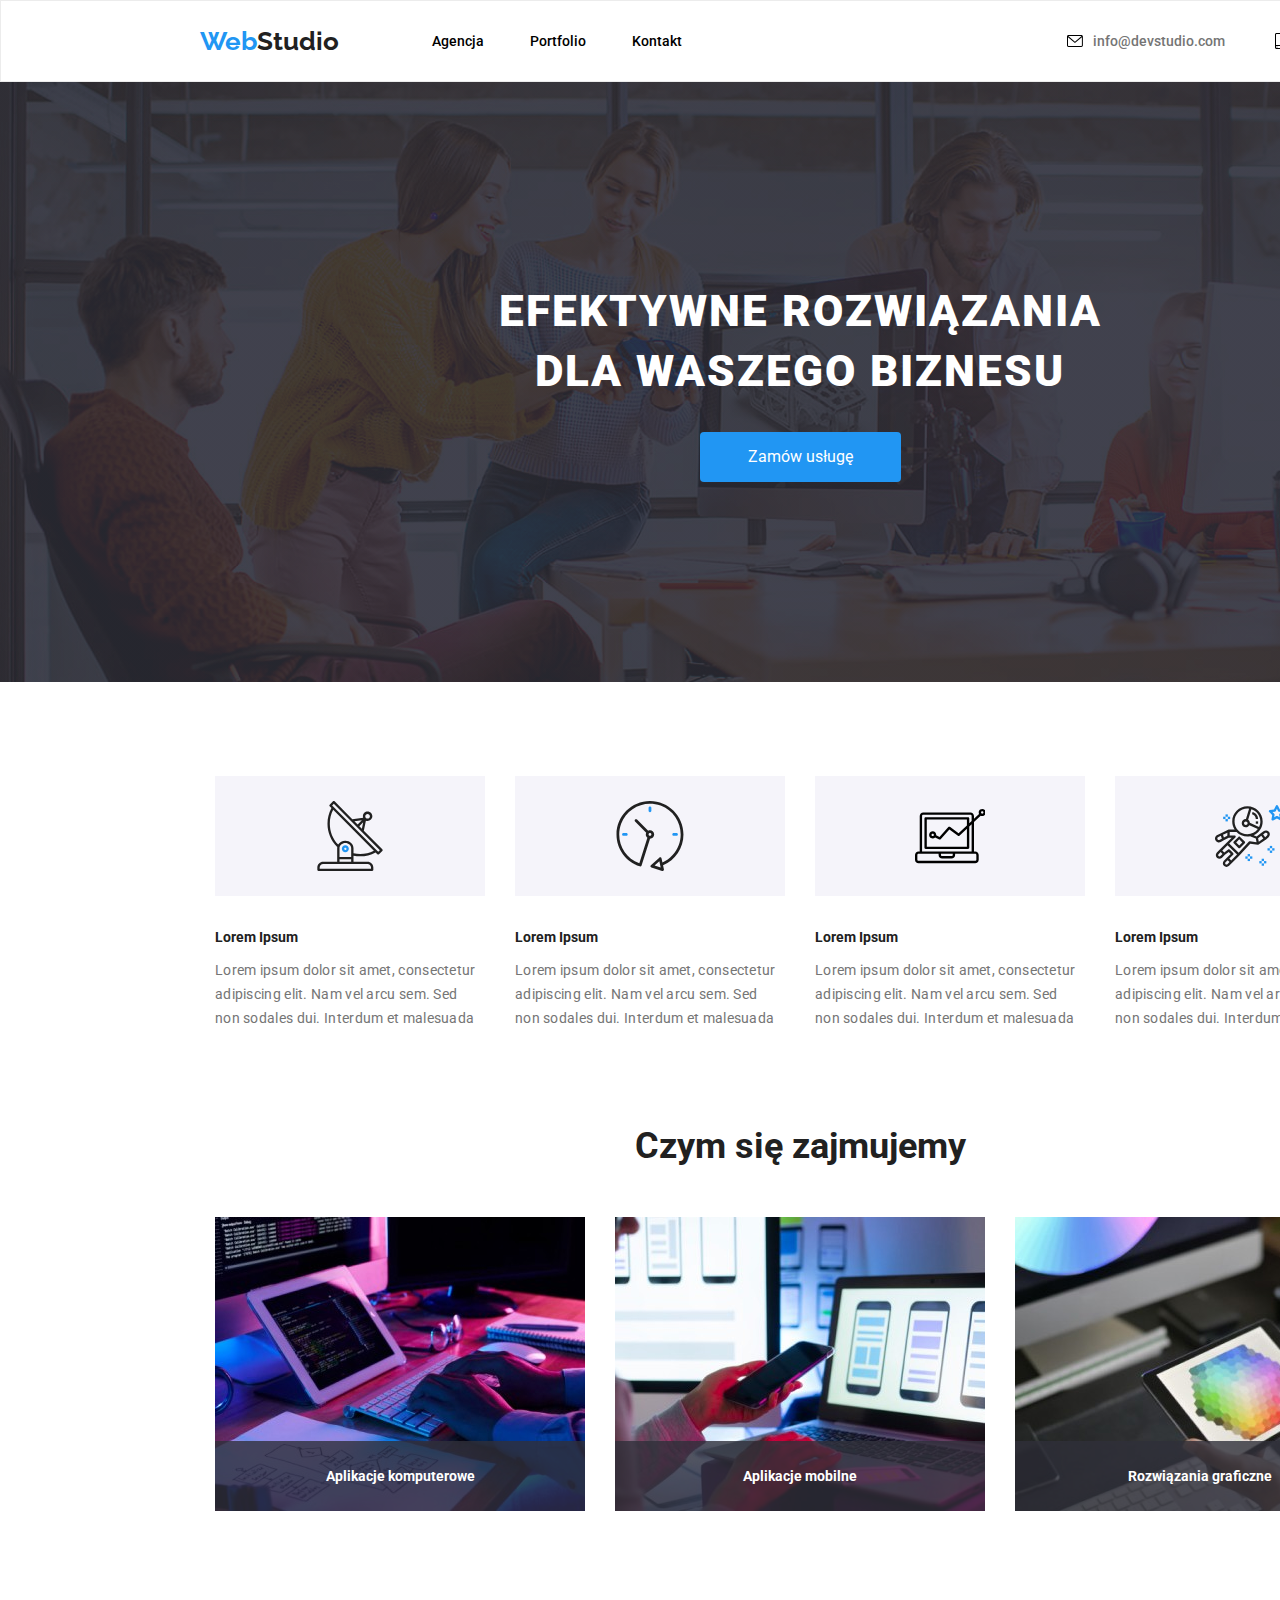
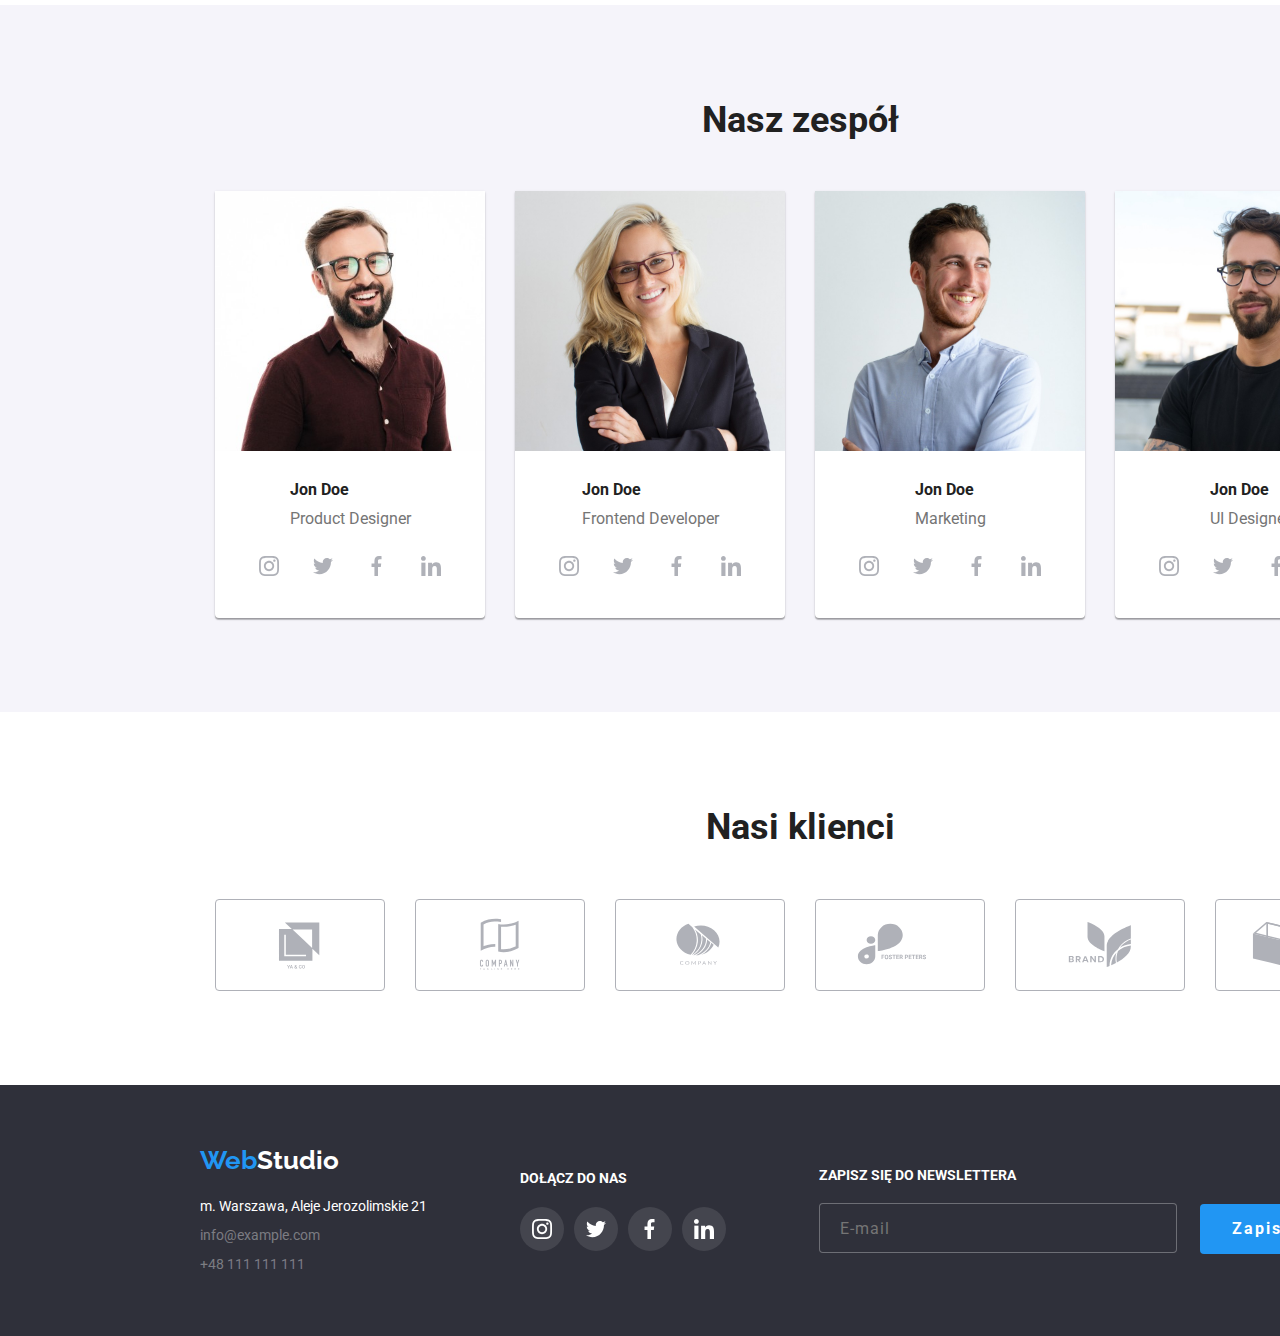
<file: index.html>
<!DOCTYPE html>
<html lang="en">
  <head>
    <meta charset="UTF-8" />
    <meta http-equiv="X-UA-Compatible" content="IE=edge" />
    <meta name="viewport" content="width=device-width, initial-scale=1.0" />
    <link rel="preconnect" href="https://fonts.googleapis.com" />
    <link rel="preconnect" href="https://fonts.gstatic.com" crossorigin />
    <link
      href="https://fonts.googleapis.com/css2?family=Raleway:wght@700&family=Roboto:wght@400;500;700;900&display=swap"
      rel="stylesheet"
    />
    <link
      rel="stylesheet"
      href="https://cdnjs.cloudflare.com/ajax/libs/modern-normalize/1.1.0/modern-normalize.min.css
    "
    />
    <link rel="stylesheet" href="./css/main.min.css" />
    <title>Document</title>
  </head>
  <body class="body">
    <header class="header">
      <div class="container page-header">
        <nav class="nav">
          <a class="nav__logo" href="index.html"
            ><span class="nav__logo--blue">Web</span>Studio
          </a>
          <ul class="nav__menu">
            <li class="nav__elem">
              <a class="nav__link" href="#">Agencja</a>
            </li>
            <li class="nav__elem">
              <a class="nav__link" href="portfolio.html">Portfolio</a>
            </li>
            <li class="nav__elem">
              <a class="nav__link" href="#">Kontakt</a>
            </li>
          </ul>
        </nav>
        <ul class="contacts">
          <li class="contacts__elem">
            <a class="contacts__email" href="mailto:info@devstudio.com">
              <svg class="icon icon-envelope">
                <use href="./images/icons.svg#icon-envelope"></use>
              </svg>
              info@devstudio.com</a
            >
          </li>
          <li class="contacts__elem">
            <a class="contacts__phone" href="tel:+48111111111">
              <svg class="icon icon-smartphone">
                <use href="./images/icons.svg#icon-smartphone"></use>
              </svg>
              +48 111 111 111</a
            >
          </li>
        </ul>
      </div>
    </header>
    <main>
      <section class="banner section">
        <div class="container">
          <h1 class="banner__text">
            EFEKTYWNE ROZWIĄZANIA DLA WASZEGO BIZNESU
          </h1>
          <button type="button" class="banner__button" data-modal-open>
            Zamów usługę
          </button>
        </div>
      </section>
      <section class="main-content section">
        <div class="container">
          <ul class="main-content__list">
            <li class="main-content__elem">
              <div class="main-content__icon-box">
                <svg class="main-content__icon">
                  <use href="./images/icons.svg#icon-antena"></use>
                </svg>
              </div>
              <h3 class="main-content__elem__title">Lorem Ipsum</h3>
              <p class="main-content__elem__text">
                Lorem ipsum dolor sit amet, consectetur adipiscing elit. Nam vel
                arcu sem. Sed non sodales dui. Interdum et malesuada
              </p>
            </li>
            <li class="main-content__elem">
              <div class="main-content__icon-box">
                <svg class="main-content__icon">
                  <use href="./images/icons.svg#icon-clock-1"></use>
                </svg>
              </div>
              <h3 class="main-content__elem__title">Lorem Ipsum</h3>
              <p class="main-content__elem__text">
                Lorem ipsum dolor sit amet, consectetur adipiscing elit. Nam vel
                arcu sem. Sed non sodales dui. Interdum et malesuada
              </p>
            </li>
            <li class="main-content__elem">
              <div class="main-content__icon-box">
                <svg class="main-content__icon">
                  <use href="./images/icons.svg#icon-computer"></use>
                </svg>
              </div>
              <h3 class="main-content__elem__title">Lorem Ipsum</h3>
              <p class="main-content__elem__text">
                Lorem ipsum dolor sit amet, consectetur adipiscing elit. Nam vel
                arcu sem. Sed non sodales dui. Interdum et malesuada
              </p>
            </li>
            <li class="main-content__elem">
              <div class="main-content__icon-box">
                <svg class="main-content__icon">
                  <use href="./images/icons.svg#icon-astronaut-1"></use>
                </svg>
              </div>
              <h3 class="main-content__elem__title">Lorem Ipsum</h3>
              <p class="main-content__elem__text">
                Lorem ipsum dolor sit amet, consectetur adipiscing elit. Nam vel
                arcu sem. Sed non sodales dui. Interdum et malesuada
              </p>
            </li>
          </ul>
        </div>
      </section>
      <section class="about-us section">
        <div class="container">
          <h2 class="about-us__title">Czym się zajmujemy</h2>
          <ul class="about-us__list">
            <li class="about-us__elem">
              <img
                src="images/czym-sie-zajmujemy1.jpg"
                alt="work on computer"
                width="370"
                height="294"
              />
              <div class="about-us__img-box">
                <span class="about-us__img-text">Aplikacje komputerowe</span>
              </div>
            </li>
            <li class="about-us__elem">
              <img
                src="images/czym-sie-zajmujemy2.jpg"
                alt="computer and phone"
                width="370"
                height="294"
              />
              <div class="about-us__img-box">
                <span class="about-us__img-text">Aplikacje mobilne</span>
              </div>
            </li>
            <li class="about-us__elem">
              <img
                src="images/czym-sie-zajmujemy3.jpg"
                alt="color and tablet"
                width="370"
                height="294"
              />
              <div class="about-us__img-box">
                <span class="about-us__img-text">Rozwiązania graficzne</span>
              </div>
            </li>
          </ul>
        </div>
      </section>

      <section class="our-team section">
        <div class="container">
          <h2 class="our-team__title">Nasz zespół</h2>
          <ul class="our-team__list">
            <li class="our-team__elem">
              <img
                src="images/teamcard1.jpg"
                alt="johns doe photo"
                width="270"
                height="260"
              />
              <div class="our-team__text-box">
                <h3 class="our-team__box-title">Jon Doe</h3>
                <p class="our-team__job">Product Designer</p>
              </div>
              <ul class="our-team__social-links-list">
                <li>
                  <a href="#" class="our-team__social-link">
                    <svg class="our-team__social-icon icon-instagram">
                      <use href="./images/icons.svg#icon-instagram"></use>
                    </svg>
                  </a>
                </li>
                <li>
                  <a href="#" class="our-team__social-link">
                    <svg class="our-team__social-icon icon-twitter">
                      <use href="./images/icons.svg#icon-twitter"></use>
                    </svg>
                  </a>
                </li>
                <li>
                  <a href="#" class="our-team__social-link">
                    <svg class="our-team__social-icon icon-facebook">
                      <use href="./images/icons.svg#icon-facebook"></use>
                    </svg>
                  </a>
                </li>
                <li>
                  <a href="#" class="our-team__social-link">
                    <svg class="our-team__social-icon icon-linkedin">
                      <use href="./images/icons.svg#icon-linkedin"></use>
                    </svg>
                  </a>
                </li>
              </ul>
            </li>
            <li class="our-team__elem">
              <img
                src="images/teamcard2.jpg"
                alt="johns doe photo"
                width="270"
                height="260"
              />
              <div class="our-team__text-box">
                <h3 class="our-team__box-title">Jon Doe</h3>
                <p class="our-team__job">Frontend Developer</p>
              </div>
              <ul class="our-team__social-links-list">
                <li>
                  <a href="#" class="our-team__social-link">
                    <svg class="our-team__social-icon icon-instagram">
                      <use href="./images/icons.svg#icon-instagram"></use>
                    </svg>
                  </a>
                </li>
                <li>
                  <a href="#" class="our-team__social-link">
                    <svg class="our-team__social-icon icon-twitter">
                      <use href="./images/icons.svg#icon-twitter"></use>
                    </svg>
                  </a>
                </li>
                <li>
                  <a href="#" class="our-team__social-link">
                    <svg class="our-team__social-icon icon-facebook">
                      <use href="./images/icons.svg#icon-facebook"></use>
                    </svg>
                  </a>
                </li>
                <li>
                  <a href="#" class="our-team__social-link">
                    <svg class="our-team__social-icon icon-linkedin">
                      <use href="./images/icons.svg#icon-linkedin"></use>
                    </svg>
                  </a>
                </li>
              </ul>
            </li>
            <li class="our-team__elem">
              <img
                src="images/teamcard3.jpg"
                alt="johns doe photo"
                width="270"
                height="260"
              />
              <div class="our-team__text-box">
                <h3 class="our-team__box-title">Jon Doe</h3>
                <p class="our-team__job">Marketing</p>
              </div>
              <ul class="our-team__social-links-list">
                <li>
                  <a href="#" class="our-team__social-link">
                    <svg class="our-team__social-icon icon-instagram">
                      <use href="./images/icons.svg#icon-instagram"></use>
                    </svg>
                  </a>
                </li>
                <li>
                  <a href="#" class="our-team__social-link">
                    <svg class="our-team__social-icon icon-twitter">
                      <use href="./images/icons.svg#icon-twitter"></use>
                    </svg>
                  </a>
                </li>
                <li>
                  <a href="#" class="our-team__social-link">
                    <svg class="our-team__social-icon icon-facebook">
                      <use href="./images/icons.svg#icon-facebook"></use>
                    </svg>
                  </a>
                </li>
                <li>
                  <a href="#" class="our-team__social-link">
                    <svg class="our-team__social-icon icon-linkedin">
                      <use href="./images/icons.svg#icon-linkedin"></use>
                    </svg>
                  </a>
                </li>
              </ul>
            </li>
            <li class="our-team__elem">
              <img
                src="images/teamcard4.jpg"
                alt="johns doe photo"
                width="270"
                height="260"
              />
              <div class="our-team__text-box">
                <h3 class="our-team__box-title">Jon Doe</h3>
                <p class="our-team__job">UI Designer</p>
              </div>
              <ul class="our-team__social-links-list">
                <li>
                  <a href="#" class="our-team__social-link">
                    <svg class="our-team__social-icon icon-instagram">
                      <use href="./images/icons.svg#icon-instagram"></use>
                    </svg>
                  </a>
                </li>
                <li>
                  <a href="#" class="our-team__social-link">
                    <svg class="our-team__social-icon icon-twitter">
                      <use href="./images/icons.svg#icon-twitter"></use>
                    </svg>
                  </a>
                </li>
                <li>
                  <a href="#" class="our-team__social-link">
                    <svg class="our-team__social-icon icon-facebook">
                      <use href="./images/icons.svg#icon-facebook"></use>
                    </svg>
                  </a>
                </li>
                <li>
                  <a href="#" class="our-team__social-link">
                    <svg class="our-team__social-icon icon-linkedin">
                      <use href="./images/icons.svg#icon-linkedin"></use>
                    </svg>
                  </a>
                </li>
              </ul>
            </li>
          </ul>
        </div>
      </section>
      <section class="our-clients section">
        <div class="container">
          <h2 class="our-clients__header">Nasi klienci</h2>
          <ul class="our-clients__list">
            <li class="our-clients__elem">
              <a href="#" class="our-clients__link">
                <svg class="icon our-clients__svg">
                  <use
                    class="logonasi1use"
                    href="./images/icons.svg#icon-logonasi1"
                  ></use>
                </svg>
              </a>
            </li>
            <li class="our-clients__elem">
              <a href="#" class="our-clients__link">
                <svg class="icon our-clients__svg">
                  <use href="./images/icons.svg#icon-logonasi2"></use>
                </svg>
              </a>
            </li>
            <li class="our-clients__elem">
              <a href="#" class="our-clients__link">
                <svg class="icon our-clients__svg">
                  <use href="./images/icons.svg#icon-logonasi3"></use>
                </svg>
              </a>
            </li>
            <li class="our-clients__elem">
              <a href="#" class="our-clients__link">
                <svg class="icon our-clients__svg">
                  <use href="./images/icons.svg#icon-logonasi4"></use>
                </svg>
              </a>
            </li>
            <li class="our-clients__elem">
              <a href="#" class="our-clients__link">
                <svg class="icon our-clients__svg">
                  <use href="./images/icons.svg#icon-logonasi5"></use>
                </svg>
              </a>
            </li>
            <li class="our-clients__elem">
              <a href="#" class="our-clients__link">
                <svg class="icon our-clients__svg">
                  <use href="./images/icons.svg#icon-logonasi6"></use>
                </svg>
              </a>
            </li>
          </ul>
        </div>
      </section>
    </main>

    <footer class="footer">
      <section class="section section--padding60px">
        <div class="container footer--flex-row">
          <div class="footer__contact">
            <a class="footer-logo__link" href="index.html"
              ><span class="nav__logo--blue">Web</span>Studio
            </a>
            <address>
              <ul class="footer-contact__list">
                <li class="footer-contact__elem">
                  <p class="footer-contact__adress">
                    m. Warszawa, Aleje Jerozolimskie 21
                  </p>
                </li>
                <li class="footer-contact__elem">
                  <a
                    class="footer-contact__email"
                    href="mailto:info@devstudio.com"
                    >info@example.com</a
                  >
                </li>
                <li class="footer-contact__elem">
                  <a class="footer-contact__phone" href="tel:+48111111111"
                    >+48 111 111 111</a
                  >
                </li>
              </ul>
            </address>
          </div>
          <div class="footer-social">
            <p class="footer-social__title">DOŁĄCZ DO NAS</p>
            <ul class="footer-social__list">
              <li>
                <a href="#" class="footer-social__link">
                  <svg class="footer-social__icon">
                    <use href="./images/icons.svg#icon-instagram"></use>
                  </svg>
                </a>
              </li>
              <li>
                <a href="#" class="footer-social__link">
                  <svg class="footer-social__icon">
                    <use href="./images/icons.svg#icon-twitter"></use>
                  </svg>
                </a>
              </li>
              <li>
                <a href="#" class="footer-social__link">
                  <svg class="footer-social__icon">
                    <use href="./images/icons.svg#icon-facebook"></use>
                  </svg>
                </a>
              </li>
              <li>
                <a href="#" class="footer-social__link">
                  <svg class="footer-social__icon">
                    <use href="./images/icons.svg#icon-linkedin"></use>
                  </svg>
                </a>
              </li>
            </ul>
          </div>
          <div class="footer-newsletter">
            <p class="footer-newsletter__title">Zapisz się do newslettera</p>
            <div class="footer-submit-email-label-and-button">
              <form
                name="footer-newsletter-submit-form"
                autocapitalize="on"
                novalidate
              >
                <label>
                  <input
                    class="footer-newsletter__form-input"
                    type="email"
                    name="footer-newsletter-email"
                    placeholder="E-mail"
                  />
                </label>
                <button class="footer-newsletter__button" type="submit">
                  <span class="footer-newsletter__button-content">
                    <span class="footer-newsletter__button-text"
                      >Zapisz się</span
                    >
                    <svg
                      class="icon footer-newsletter__button-svg"
                      height="24"
                      width="24"
                    >
                      <use href="./images/icons.svg#icon-send"></use>
                    </svg>
                  </span>
                </button>
              </form>
            </div>
          </div>
        </div>
      </section>
    </footer>
    <div class="backdrop is-hidden" data-modal>
      <div class="modal">
        <button type="button" class="close-button" data-modal-close>
          <svg class="icon icon-close-btn" width="11" height="11">
            <use href="./images/icons.svg#icon-close-btn"></use>
          </svg>
        </button>
        <div class="modal-form__box">
          <form
            class="modal-form"
            name="modal-order-form"
            autocomplete="on"
            novalidate
          >
            <p class="modal-form__name">
              Zostaw swoje dane w formularzu poniżej
            </p>
            <div class="modal-form__inputs-box">
              <ul class="modal-form__input-list">
                <li class="modal-form__input-elem">
                  <label class="modal-form-username modal-form__input-label">
                    <span class="modal-form__label-name">Imie</span>
                    <input
                      class="modal-form__input modal-form__input--comment-padding"
                      type="text"
                      name="username"
                    />

                    <svg class="modal-form__label-svg" width="12" height="12">
                      <use href="./images/icons.svg#icon-user"></use>
                    </svg>
                  </label>
                </li>
                <li class="modal-form__input-elem">
                  <label class="form-label-tel modal-form__input-label">
                    <span class="modal-form__label-name">Telefon</span>
                    <input
                      class="modal-form__input modal-form__input--padding-left37"
                      type="tel"
                      name="modal-form-telephone"
                      minlength="9"
                      maxlength="9"
                    />
                    <svg class="modal-form__label-svg" width="12" height="12">
                      <use href="./images/icons.svg#icon-tel"></use>
                    </svg>
                  </label>
                </li>
                <li class="modal-form__input-elem">
                  <label class="modal-form-email modal-form__input-label">
                    <span class="modal-form__label-name">Email</span>
                    <input
                      class="modal-form__input modal-form__input--padding-left37"
                      type="email"
                      name="modal-form-email"
                      autocomplete="email"
                    /><svg class="modal-form__label-svg" width="12" height="12">
                      <use href="./images/icons.svg#icon-modal-email"></use>
                    </svg>
                  </label>
                </li>
                <li class="modal-form__input-elem">
                  <label class="modal-form-comment modal-form__input-label">
                    <span class="modal-form__label-name">Komentarz</span>
                    <textarea
                      class="modal-form__input modal-form__input--textarea-paddings"
                      name="modal-form-comment"
                      rows="10"
                      placeholder="Wprowadź tekst"
                    ></textarea>
                  </label>
                </li>
              </ul>
            </div>
            <div class="modal-form-policy-div">
              <input
                class="modal-form__policy-checkbox visually-hidden"
                type="checkbox"
                name="user-policy"
                id="user-policy"
              />
              <label class="modal-form__policy-text" for="user-policy">
                Oświadczam iż akceptuję
                <a class="modal-form__policy-link" href="#">Regulamin</a> i
                <a class="modal-form__policy-link" href="#"
                  >Politykę Prywatności.</a
                >
              </label>
            </div>
            <button type="submit" class="modal-btn banner__button">
              Wyślij
            </button>
          </form>
        </div>
      </div>
    </div>
    <script src="./js/modal.js"></script>
  </body>
</html>
</file>
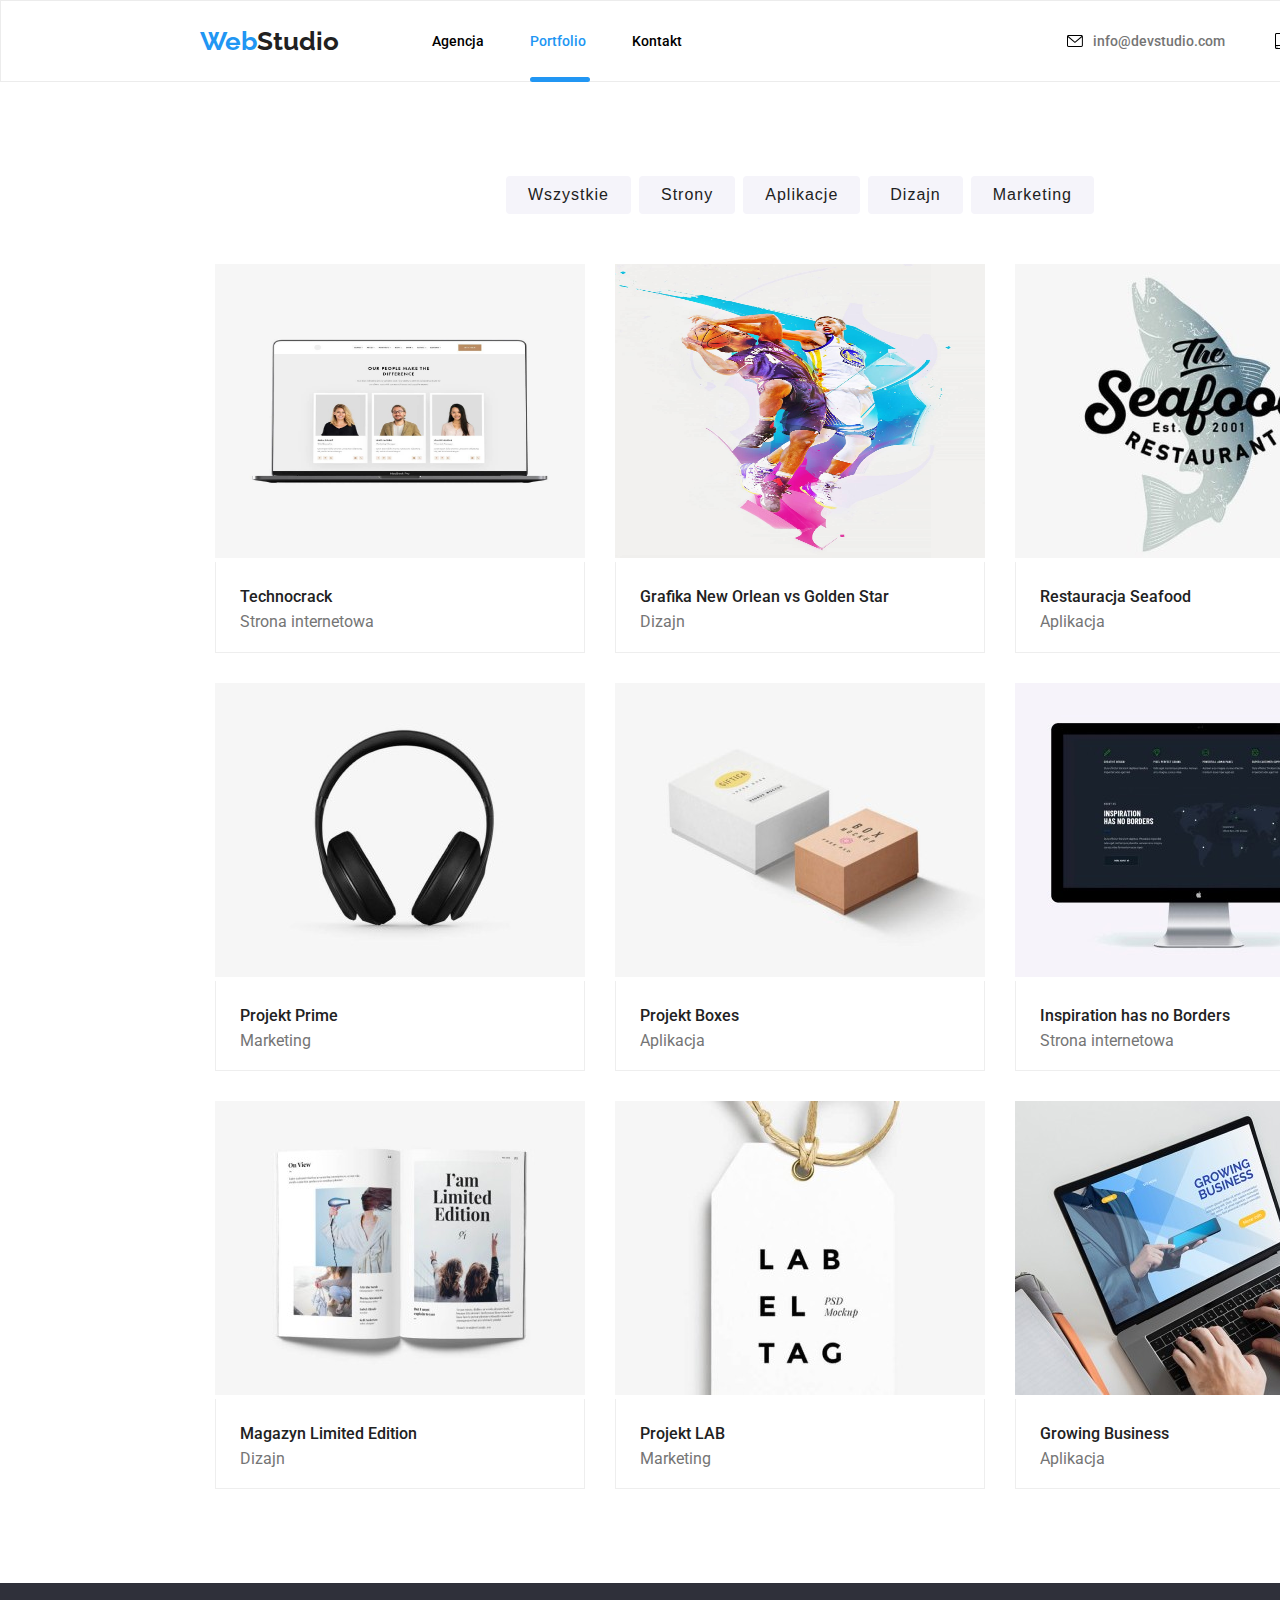
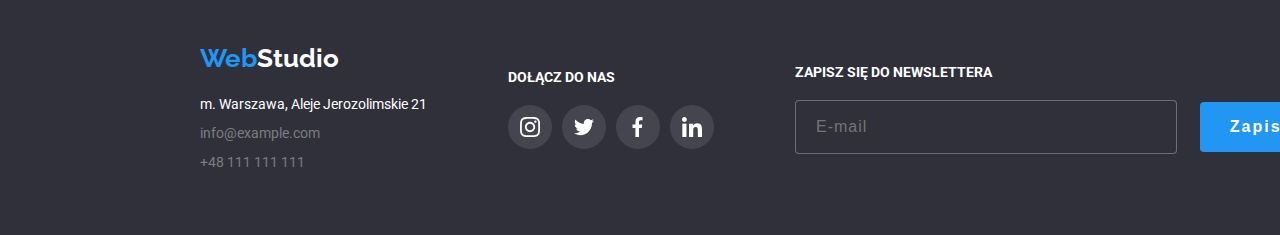
<file: portfolio.html>
<!DOCTYPE html>
<html lang="en">
  <head>
    <meta charset="UTF-8" />
    <meta http-equiv="X-UA-Compatible" content="IE=edge" />
    <meta name="viewport" content="width=device-width, initial-scale=1.0" />
    <link
      rel="stylesheer"
      href="https://cdnjs.cloudflare.com/ajax/libs/modern-normalize/1.1.0/modern-normalize.min.css



    "
    />
    <link rel="stylesheet" href="./css/main.min.css" />
    <link
      href="https://fonts.googleapis.com/css2?family=Raleway:wght@700&family=Roboto:wght@400;500;700;900&display=swap"
      rel="stylesheet"
    />

    <title>Document</title>
  </head>
  <body class="body">
    <header class="header">
      <div class="container page-header">
        <nav class="nav">
          <a class="nav__logo" href="index.html"
            ><span class="nav__logo--blue">Web</span>Studio
          </a>
          <ul class="nav__menu">
            <li class="nav__elem">
              <a class="nav__link" href="#">Agencja</a>
            </li>
            <li class="nav__elem">
              <a class="nav__link nav__link--blue" href="portfolio.html"
                >Portfolio</a
              >
            </li>
            <li class="nav__elem">
              <a class="nav__link" href="#">Kontakt</a>
            </li>
          </ul>
        </nav>
        <ul class="contacts">
          <li class="contacts__elem">
            <a class="contacts__email" href="mailto:info@devstudio.com">
              <svg class="icon icon-envelope">
                <use href="./images/icons.svg#icon-envelope"></use>
              </svg>
              info@devstudio.com</a
            >
          </li>
          <li class="contacts__elem">
            <a class="contacts__phone" href="tel:+48111111111">
              <svg class="icon icon-smartphone">
                <use href="./images/icons.svg#icon-smartphone"></use>
              </svg>
              +48 111 111 111</a
            >
          </li>
        </ul>
      </div>
    </header>
    <main>
      <section class="portfolio-content section">
        <div class="container">
          <ul class="portfolio-buttons">
            <li>
              <button type="button" class="portfolio-buttons__item">
                Wszystkie
              </button>
            </li>
            <li>
              <button type="button" class="portfolio-buttons__item">
                Strony
              </button>
            </li>
            <li>
              <button type="button" class="portfolio-buttons__item">
                Aplikacje
              </button>
            </li>

            <li>
              <button type="button" class="portfolio-buttons__item">
                Dizajn
              </button>
            </li>
            <li>
              <button type="button" class="portfolio-buttons__item">
                Marketing
              </button>
            </li>
          </ul>
          <ul class="portfolio-items__list">
            <li class="portfolio-items__item">
              <a class="portfolio-item__link" href="#">
                <div class="portfolio__item-box">
                  <img
                    class="portfolio-item__img"
                    src="images/porfolio1.jpg"
                    alt="image with laptop, images"
                    width="370"
                    height="294"
                  />
                  <div class="portfolio-item__img-overlay">
                    <p class="portfolio-item__img-overlay-text">
                      Technocrack jest popularną platformą wykorzystywaną do
                      rozpowszechniania koronawirusa. Firmy wykorzystują tę
                      platformę do celów szpiegowskich i ataków na
                      niezabezpieczone serwery konkurencji
                    </p>
                  </div>
                </div>
                <div class="portfolio-item__text">
                  <h3 class="portfolio-item__name">Technocrack</h3>
                  <p class="portfolio-item__type">Strona internetowa</p>
                </div>
              </a>
            </li>

            <li class="portfolio-items__item">
              <a class="portfolio-item__link" href="#">
                <div class="portfolio__item-box">
                  <img
                    class="portfolio-item__img"
                    src="images/potfolio2.jpg"
                    alt="backetball, new orlean golden star"
                    width="370"
                    height="294"
                  />
                  <div class="portfolio-item__img-overlay">
                    <p class="portfolio-item__img-overlay-text">
                      Technocrack jest popularną platformą wykorzystywaną do
                      rozpowszechniania koronawirusa. Firmy wykorzystują tę
                      platformę do celów szpiegowskich i ataków na
                      niezabezpieczone serwery konkurencji
                    </p>
                  </div>
                </div>
                <div class="portfolio-item__text">
                  <h3 class="portfolio-item__name">
                    Grafika New Orlean vs Golden Star
                  </h3>
                  <p class="portfolio-item__type">Dizajn</p>
                </div>
              </a>
            </li>
            <li class="portfolio-items__item">
              <a class="portfolio-item__link" href="#">
                <div class="portfolio__item-box">
                  <img
                    class="portfolio-item__img"
                    src="images/portfolio3.jpg"
                    alt="logo, restaurant Seafood"
                    width="370"
                    height="294"
                  />
                  <div class="portfolio-item__img-overlay">
                    <p class="portfolio-item__img-overlay-text">
                      Technocrack jest popularną platformą wykorzystywaną do
                      rozpowszechniania koronawirusa. Firmy wykorzystują tę
                      platformę do celów szpiegowskich i ataków na
                      niezabezpieczone serwery konkurencji
                    </p>
                  </div>
                </div>
                <div class="portfolio-item__text">
                  <h3 class="portfolio-item__name">Restauracja Seafood</h3>
                  <p class="portfolio-item__type">Aplikacja</p>
                </div>
              </a>
            </li>
            <li class="portfolio-items__item">
              <a class="portfolio-item__link" href="#">
                <div class="portfolio__item-box">
                  <img
                    class="portfolio-item__img"
                    src="images/portfolio4.jpg"
                    alt="headphones"
                    width="370"
                    height="294"
                  />
                  <div class="portfolio-item__img-overlay">
                    <p class="portfolio-item__img-overlay-text">
                      Technocrack jest popularną platformą wykorzystywaną do
                      rozpowszechniania koronawirusa. Firmy wykorzystują tę
                      platformę do celów szpiegowskich i ataków na
                      niezabezpieczone serwery konkurencji
                    </p>
                  </div>
                </div>
                <div class="portfolio-item__text">
                  <h3 class="portfolio-item__name">Projekt Prime</h3>
                  <p class="portfolio-item__type">Marketing</p>
                </div>
              </a>
            </li>
            <li class="portfolio-items__item">
              <a class="portfolio-item__link" href="#">
                <div class="portfolio__item-box">
                  <img
                    class="portfolio-item__img"
                    src="images/portfolio5.jpg"
                    alt="two boxes on the foto"
                    width="370"
                    height="294"
                  />
                  <div class="portfolio-item__img-overlay">
                    <p class="portfolio-item__img-overlay-text">
                      Technocrack jest popularną platformą wykorzystywaną do
                      rozpowszechniania koronawirusa. Firmy wykorzystują tę
                      platformę do celów szpiegowskich i ataków na
                      niezabezpieczone serwery konkurencji
                    </p>
                  </div>
                </div>
                <div class="portfolio-item__text">
                  <h3 class="portfolio-item__name">Projekt Boxes</h3>
                  <p class="portfolio-item__type">Aplikacja</p>
                </div>
              </a>
            </li>
            <li class="portfolio-items__item">
              <a class="portfolio-item__link" href="#">
                <div class="portfolio__item-box">
                  <img
                    class="portfolio-item__img"
                    src="images/portfolio6.jpg"
                    alt="computer laptop"
                    width="370"
                    height="294"
                  />
                  <div class="portfolio-item__img-overlay">
                    <p class="portfolio-item__img-overlay-text">
                      Technocrack jest popularną platformą wykorzystywaną do
                      rozpowszechniania koronawirusa. Firmy wykorzystują tę
                      platformę do celów szpiegowskich i ataków na
                      niezabezpieczone serwery konkurencji
                    </p>
                  </div>
                </div>
                <div class="portfolio-item__text">
                  <h3 class="portfolio-item__name">
                    Inspiration has no Borders
                  </h3>
                  <p class="portfolio-item__type">Strona internetowa</p>
                </div>
              </a>
            </li>
            <li class="portfolio-items__item">
              <a class="portfolio-item__link" href="#">
                <div class="portfolio__item-box">
                  <img
                    class="portfolio-item__img"
                    src="images/portfolio7.jpg"
                    alt="image with book"
                    width="370"
                    height="294"
                  />
                  <div class="portfolio-item__img-overlay">
                    <p class="portfolio-item__img-overlay-text">
                      Technocrack jest popularną platformą wykorzystywaną do
                      rozpowszechniania koronawirusa. Firmy wykorzystują tę
                      platformę do celów szpiegowskich i ataków na
                      niezabezpieczone serwery konkurencji
                    </p>
                  </div>
                </div>
                <div class="portfolio-item__text">
                  <h3 class="portfolio-item__name">Magazyn Limited Edition</h3>
                  <p class="portfolio-item__type">Dizajn</p>
                </div>
              </a>
            </li>
            <li class="portfolio-items__item">
              <a class="portfolio-item__link" href="#">
                <div class="portfolio__item-box">
                  <img
                    class="portfolio-item__img"
                    src="images/portfolio8.jpg"
                    alt="lab el tag"
                    width="370"
                    height="294"
                  />
                  <div class="portfolio-item__img-overlay">
                    <p class="portfolio-item__img-overlay-text">
                      Technocrack jest popularną platformą wykorzystywaną do
                      rozpowszechniania koronawirusa. Firmy wykorzystują tę
                      platformę do celów szpiegowskich i ataków na
                      niezabezpieczone serwery konkurencji
                    </p>
                  </div>
                </div>
                <div class="portfolio-item__text">
                  <h3 class="portfolio-item__name">Projekt LAB</h3>
                  <p class="portfolio-item__type">Marketing</p>
                </div>
              </a>
            </li>
            <li class="portfolio-items__item">
              <a class="portfolio-item__link" href="#">
                <div class="portfolio__item-box">
                  <img
                    class="portfolio-item__img"
                    src="images/portfolio9.jpg"
                    alt="man writing on laptop"
                    width="370"
                    height="294"
                  />
                  <div class="portfolio-item__img-overlay">
                    <p class="portfolio-item__img-overlay-text">
                      Technocrack jest popularną platformą wykorzystywaną do
                      rozpowszechniania koronawirusa. Firmy wykorzystują tę
                      platformę do celów szpiegowskich i ataków na
                      niezabezpieczone serwery konkurencji
                    </p>
                  </div>
                </div>
                <div class="portfolio-item__text">
                  <h3 class="portfolio-item__name">Growing Business</h3>
                  <p class="portfolio-item__type">Aplikacja</p>
                </div>
              </a>
            </li>
          </ul>
        </div>
      </section>
    </main>
    <footer class="footer">
      <section class="section section--padding60px">
        <div class="container footer--flex-row">
          <div class="footer__contact">
            <a class="footer-logo__link" href="index.html"
              ><span class="nav__logo--blue">Web</span>Studio
            </a>
            <address>
              <ul class="footer-contact__list">
                <li class="footer-contact__elem">
                  <p class="footer-contact__adress">
                    m. Warszawa, Aleje Jerozolimskie 21
                  </p>
                </li>
                <li class="footer-contact__elem">
                  <a
                    class="footer-contact__email"
                    href="mailto:info@devstudio.com"
                    >info@example.com</a
                  >
                </li>
                <li class="footer-contact__elem">
                  <a class="footer-contact__phone" href="tel:+48111111111"
                    >+48 111 111 111</a
                  >
                </li>
              </ul>
            </address>
          </div>
          <div class="footer-social">
            <p class="footer-social__title">DOŁĄCZ DO NAS</p>
            <ul class="footer-social__list">
              <li>
                <a href="#" class="footer-social__link">
                  <svg class="footer-social__icon">
                    <use href="./images/icons.svg#icon-instagram"></use>
                  </svg>
                </a>
              </li>
              <li>
                <a href="#" class="footer-social__link">
                  <svg class="footer-social__icon">
                    <use href="./images/icons.svg#icon-twitter"></use>
                  </svg>
                </a>
              </li>
              <li>
                <a href="#" class="footer-social__link">
                  <svg class="footer-social__icon">
                    <use href="./images/icons.svg#icon-facebook"></use>
                  </svg>
                </a>
              </li>
              <li>
                <a href="#" class="footer-social__link">
                  <svg class="footer-social__icon">
                    <use href="./images/icons.svg#icon-linkedin"></use>
                  </svg>
                </a>
              </li>
            </ul>
          </div>
          <div class="footer-newsletter">
            <p class="footer-newsletter__title">Zapisz się do newslettera</p>
            <div class="footer-submit-email-label-and-button">
              <form
                name="footer-newsletter-submit-form"
                autocapitalize="on"
                novalidate
              >
                <label>
                  <input
                    class="footer-newsletter__form-input"
                    type="email"
                    name="footer-newsletter-email"
                    placeholder="E-mail"
                  />
                </label>
                <button class="footer-newsletter__button" type="submit">
                  <span class="footer-newsletter__button-content">
                    <span class="footer-newsletter__button-text"
                      >Zapisz się</span
                    >
                    <svg
                      class="icon footer-newsletter__button-svg"
                      height="24"
                      width="24"
                    >
                      <use href="./images/icons.svg#icon-send"></use>
                    </svg>
                  </span>
                </button>
              </form>
            </div>
          </div>
        </div>
      </section>
    </footer>
  </body>
</html>
</file>
<file: css/main.min.css>
h1,h2,h3,p,ul{font-style:normal;list-style:none;text-decoration:none;box-sizing:border-box;padding:0px;margin:0px}.header{border:1px;border-style:solid;border-color:#ececec}.container{width:1200px;display:flex;align-items:center;flex-direction:column;margin:auto}.section{padding:94px 0px 94px 0px}.body{font-family:"Roboto","Raleway",sans-serif;color:#000;width:1600px;margin:auto}.page-header{display:flex;flex-direction:row;align-self:stretch;justify-content:space-between}.nav__logo{text-decoration:none}.nav__logo--blue{color:#2196f3}.nav{display:flex;align-items:center}.nav__menu{list-style:none;border-radius:4px;display:flex;gap:46px;padding-left:93px}.nav__elem{display:block}.contacts{display:flex}.contacts .contacts__elem:not(:last-child):not(:last-child){margin-right:50px}.contacts__email,.contacts__phone{font-weight:500;font-size:14px;line-height:1.17;text-decoration:none;color:#757575;display:flex;align-items:center;column-gap:10px}.nav__logo,.footer-logo__link{font-family:"Raleway";font-weight:700;font-size:26px;line-height:1.17;color:#212121}.nav__link{color:#000;font-weight:500;font-size:14px;line-height:1.17;text-decoration:none;display:flex;align-items:center;justify-items:center;padding-top:32px;padding-bottom:32px}.nav__link--blue{color:#2196f3;position:relative}.nav__link--blue::before{content:"";display:flex;text-align:center;width:100%;height:1px;bottom:-1px;background-color:#2196f3;border:2px solid;border-radius:10px;position:absolute}.nav__link:hover{transition:250ms cubic-bezier(0.4, 0, 0.2, 1);color:#2196f3;cursor:pointer;fill:#2196f3;position:relative}.nav__link:hover::after{content:"";display:flex;text-align:center;width:100%;height:1px;bottom:-1px;background-color:#2196f3;border:2px solid;border-radius:10px;position:absolute}.nav__logo--blue:hover,.contacts__email:hover,.contacts__phone:hover,.footer-email:hover,.footer-phone:hover,.header-contact-list-elem:hover{transition:250ms cubic-bezier(0.4, 0, 0.2, 1);color:#2196f3;cursor:pointer;fill:#2196f3;position:relative}.icon-envelope{width:16px;height:12px}.icon-smartphone{height:16px;width:10px}.banner__button{background-color:#2196f3;border:none;font-size:16px;color:#fff;padding:16px 48px;border-radius:4px}.banner__button:hover{cursor:pointer}.banner__text{font-weight:900;font-size:44px;line-height:1.36;color:#fff;width:696px;text-align:center;letter-spacing:2px;padding-bottom:30px}.banner{background-color:#2f303a;padding:200px 0;background-image:linear-gradient(to right, rgba(47, 48, 58, 0.8), rgba(47, 48, 58, 0.8)),url(../images/main-baner-img.jpg)}.main-content{display:flex;flex-direction:column;padding:0px;margin:94px auto}.main-content__list{display:flex;gap:30px}.main-content__elem__title{font-weight:700;font-size:14px;line-height:1.641;color:#212121;padding:30px 0px 10px 0px}.main-content__elem__text{font-weight:400;font-size:14px;line-height:1.7;color:#757575;letter-spacing:.3px;max-width:270px}.main-content__icon-box{display:flex;align-items:center;justify-content:center;background-color:#f5f4fa;width:270px;height:120px}.main-content__icon{height:70px;width:70px}.about-us{padding:0px;margin-bottom:94px}.about-us__title{font-weight:700;font-size:36px;line-height:1.17;color:#212121;text-align:center;padding-bottom:50px}.about-us__list{display:flex;column-gap:30px}.about-us__elem{display:flex;justify-content:flex-end;position:relative}.about-us__img-box{position:absolute;width:100%;bottom:0;height:70px;background-color:rgba(47,48,58,.8);display:flex;align-items:center;justify-content:center}.about-us__img-text{font-weight:700;font-size:14px;line-height:1.17;color:#fff}.our-team{background-color:#f5f4fa;display:flex;flex-direction:column}.our-team__title{font-weight:700;font-size:36px;line-height:1.17;color:#212121;text-align:center;padding-bottom:50px}.our-team__list{display:flex;column-gap:30px}.our-team__elem{background-color:#fff;box-shadow:0px 1px 3px rgba(0,0,0,.12),0px 1px 1px rgba(0,0,0,.14),0px 2px 1px rgba(0,0,0,.2);border-radius:0px 0px 4px 4px;padding-bottom:30px;display:flex;flex-direction:column;align-items:center}.our-team__text-box{display:flex;flex-direction:column;gap:10px;margin-top:30px;margin-bottom:16px}.our-team__box-title{font-weight:bold;font-size:16px;line-height:1.17;color:#212121}.our-team__job{font-weight:400;font-size:16px;line-height:1.17;color:#757575;text-align:center}.our-team__social-links-list{display:flex;justify-content:space-between;column-gap:10px}.our-team__social-link{width:44px;height:44px;display:flex;align-items:center;justify-content:center;border:none;border-radius:50%;background-color:#fff;fill:#afb1b8}.our-team__social-link:hover{transition:250ms cubic-bezier(0.4, 0, 0.2, 1);fill:#fff;background-color:#2196f3;border-radius:50%}.our-team__social-icon{width:auto;height:20px}.our-clients{padding:0px;margin:94px 0px}.our-clients__header{font-weight:700;font-size:36px;line-height:1.17;color:#212121;padding-bottom:50px}.our-clients__list{display:flex;column-gap:30px}.our-clients__elem{width:170px;height:92px;border:#afb1b8 1px solid;border-radius:4px;fill:#afb1b8}.our-clients__elem:hover{transition:250ms cubic-bezier(0.4, 0, 0.2, 1);fill:#2196f3;border:#2196f3 1px solid}.our-clients__link{width:100%;height:100%;display:flex;justify-content:center;align-items:center}.our-clients__svg{width:106px;height:60px}.section--padding60px{padding:60px 0px}.footer{background-color:#2f303a;font-weight:400;font-size:14px;line-height:1.7}.footer--flex-row{flex-direction:row;justify-content:space-between}.footer__contact{display:flex;flex-direction:column;gap:20px;align-items:flex-start}.footer-social{display:flex;flex-direction:column;row-gap:20px}.footer-social__title{font-weight:700;font-size:14px;line-height:1.17;color:#fff}.footer-social__list{display:flex;column-gap:10px}.footer-social__link{width:44px;height:44px;display:flex;align-items:center;fill:#fff;border-radius:50%;background-color:rgba(255,255,255,.1)}.footer-social__link:hover{transition:250ms cubic-bezier(0.4, 0, 0.2, 1);background-color:#2196f3}.footer-social__icon{width:auto;height:20px}.footer-logo__link{color:#fff;text-decoration:none}.footer-contact__list{display:flex;flex-direction:column;gap:5px}.footer-contact__adress{color:#fff;font-size:14px}.footer-contact__email,.footer-contact__phone{text-decoration:none;color:rgba(255,255,255,.3764705882);font-size:14px}.footer-contact__email:hover,.footer-contact__phone:hover{transition:250ms cubic-bezier(0.4, 0, 0.2, 1);color:#2196f3;cursor:pointer}.footer-newsletter{display:flex;flex-direction:column;justify-self:flex-end;gap:20px}.footer-newsletter__title{text-transform:uppercase;font-weight:700;font-size:14px;line-height:1.17;color:#fff}.footer-newsletter__form-input{font-weight:400;font-size:16px;line-height:1.875;height:50px;width:358px;background-color:#2f303a;border:1px solid rgba(255,255,255,.3);border-radius:4px;color:#eee;outline:none;padding-left:20px;letter-spacing:1px}.footer-newsletter__form-input:focus{border:none;border:1px solid #fff}.footer-newsletter__button{height:50px;width:200px;background-color:#2196f3;border:none;border-radius:4px;box-shadow:rgba(0,0,0,.15);padding:0px;margin-left:20px}.footer-newsletter__button:hover{cursor:pointer}.footer-newsletter__button-content{display:flex;justify-content:center;align-items:center;gap:24px}.footer-newsletter__button-svg{fill:#f5f4fa;width:auto;height:20px}.footer-newsletter__button-text{font-weight:700;font-size:16px;line-height:1.875;color:#fff;letter-spacing:2px}.portfolio-buttons{display:flex;column-gap:8px;padding-bottom:50px}.portfolio-buttons__item{font-weight:500;font-size:16px;line-height:1.625;color:#212121;padding:6px 22px;letter-spacing:1px;border-radius:4px;border-style:none;background:#f5f4fa}.portfolio-buttons__item:focus{transition:250ms cubic-bezier(0.4, 0, 0.2, 1);border-color:#2f303a;box-shadow:0px 3px 1px rgba(0,0,0,.1),0px 1px 2px rgba(0,0,0,.08),0px 2px 2px rgba(0,0,0,.12)}.portfolio-buttons__item:hover{background:#2196f3;color:#fff;border-radius:4px;border-style:none;cursor:pointer;transition:250ms cubic-bezier(0.4, 0, 0.2, 1);box-shadow:0px 1px 1px rgba(0,0,0,.12),0px 4px 4px rgba(0,0,0,.06),1px 4px 6px rgba(0,0,0,.16)}.portfolio-items__list{display:flex;flex-wrap:wrap;justify-content:center;gap:30px}.portfolio-items__item{display:flex;flex-direction:column;position:relative;overflow:hidden}.portfolio-items__item:hover,.portfolio-items__item:focus{transition:250ms cubic-bezier(0.4, 0, 0.2, 1);box-shadow:0px 1px 1px rgba(0,0,0,.12),0px 4px 4px rgba(0,0,0,.06),1px 4px 6px rgba(0,0,0,.16)}.portfolio-item__text{border-bottom:1px solid #eee;border-left:1px solid #eee;border-right:1px solid #eee;padding:20px 24px}.portfolio-item__name{font-weight:500;font-size:16px;line-height:1.875;text-decoration:none;color:#212121}.portfolio-item__link{text-decoration:none;color:#212121}.portfolio-item__type{font-weight:400;font-size:16px;line-height:1.2;text-decoration:none;color:#757575}.portfolio__item-box{position:relative;overflow:hidden}.portfolio__item-box:hover .portfolio-item__img-overlay{transform:translatex(0)}.portfolio-item__img-overlay{position:absolute;top:1px;left:0;width:100%;height:100%;background-color:rgba(33,150,243,.9);transform:translatey(100%);transition:transform 250ms ease;display:flex;justify-content:center;align-items:center}.portfolio-item__img-overlay-text{font-weight:400;font-size:18px;line-height:1.55;color:#fff;width:80%}.backdrop{position:fixed;z-index:1;left:0;top:0;width:100%;height:100%;overflow:auto;background-color:rgba(0,0,0,.2);transition:opacity 250ms,visibility 250ms}.modal{position:relative;background-color:#fefefe;margin:25% auto;border:1px solid #888;width:528px;box-shadow:0px 1px 3px rgba(0,0,0,.12),0px 1px 1px rgba(0,0,0,.14),0px 2px 1px rgba(0,0,0,.2);border-radius:4px}.close-button{position:absolute;top:8px;right:8px;border-radius:50%;border-color:rgba(0,0,0,.1);font-weight:bold;fill:#000;width:30px;height:30px;display:flex;justify-content:center;align-items:center}.close-button:hover{cursor:pointer;transition:250ms cubic-bezier(0.4, 0, 0.2, 1);fill:red}.close-button:active{border-color:red}.is-hidden{opacity:0;visibility:hidden;pointer-events:none}.modal-form{display:flex;flex-direction:column;gap:15px;align-items:center;margin-top:40px}.modal-form__name{font-weight:700;font-size:26px;line-height:1.15;letter-spacing:0px;text-align:center;color:#212121}.modal-form__inputs-box{display:flex;flex-direction:column;align-self:center;justify-self:center;height:85%;width:85%}.modal-form__input-list{display:flex;flex-direction:column;gap:10px}.modal-form__input-elem{height:100%;width:100%;position:relative}.modal-form__input{max-width:100%;min-width:100%;width:100%;border:1px solid rgba(33,33,33,.2);border-radius:4px;height:40px;margin-top:4px}.modal-form__input:hover{border:none;transition:250ms cubic-bezier(0.4, 0, 0.2, 1);border:1px solid #2196f3;outline:none}.modal-form__input:focus{border:none;transition:250ms cubic-bezier(0.4, 0, 0.2, 1);border:1px solid #2196f3;outline:none}.modal-form__input__label-name{font-weight:400;font-size:12px;line-height:1.17;color:#757575}.modal-form__input--padding-left37{padding-left:37px}.modal-form__input--textarea-paddings{height:120px;padding:12px 16px;font-size:12px}.modal-form__input--textarea-paddings::placeholder{color:rgba(117,117,117,.5019607843)}.modal-form__label-svg{position:absolute;top:calc(50% + 5px);left:15px}.modal-form__policy-text{display:flex;align-items:center;justify-content:center;column-gap:3px;font-weight:400;font-size:14px;line-height:1.875;color:#757575;letter-spacing:.42px}.modal-form__policy-text::before{content:"";display:inline-block;width:16px;height:16px;border:1px solid #000;border-radius:1px;margin-right:4px}.modal-form__policy-link{color:#2196f3}.modal-form__input-elem:focus-within{transition:250ms cubic-bezier(0.4, 0, 0.2, 1);fill:#2196f3}.modal-form__policy-checkbox:checked+.modal-form__policy-text::before{transition:250ms cubic-bezier(0.4, 0, 0.2, 1);background-color:#2196f3;border:none;background-image:url(../images/checkmark.svg)}.visually-hidden{visibility:hidden;position:absolute}.modal-btn{margin-top:15px;margin-bottom:40px}.modal-btn:hover{cursor:pointer}/*# sourceMappingURL=main.min.css.map */
</file>
